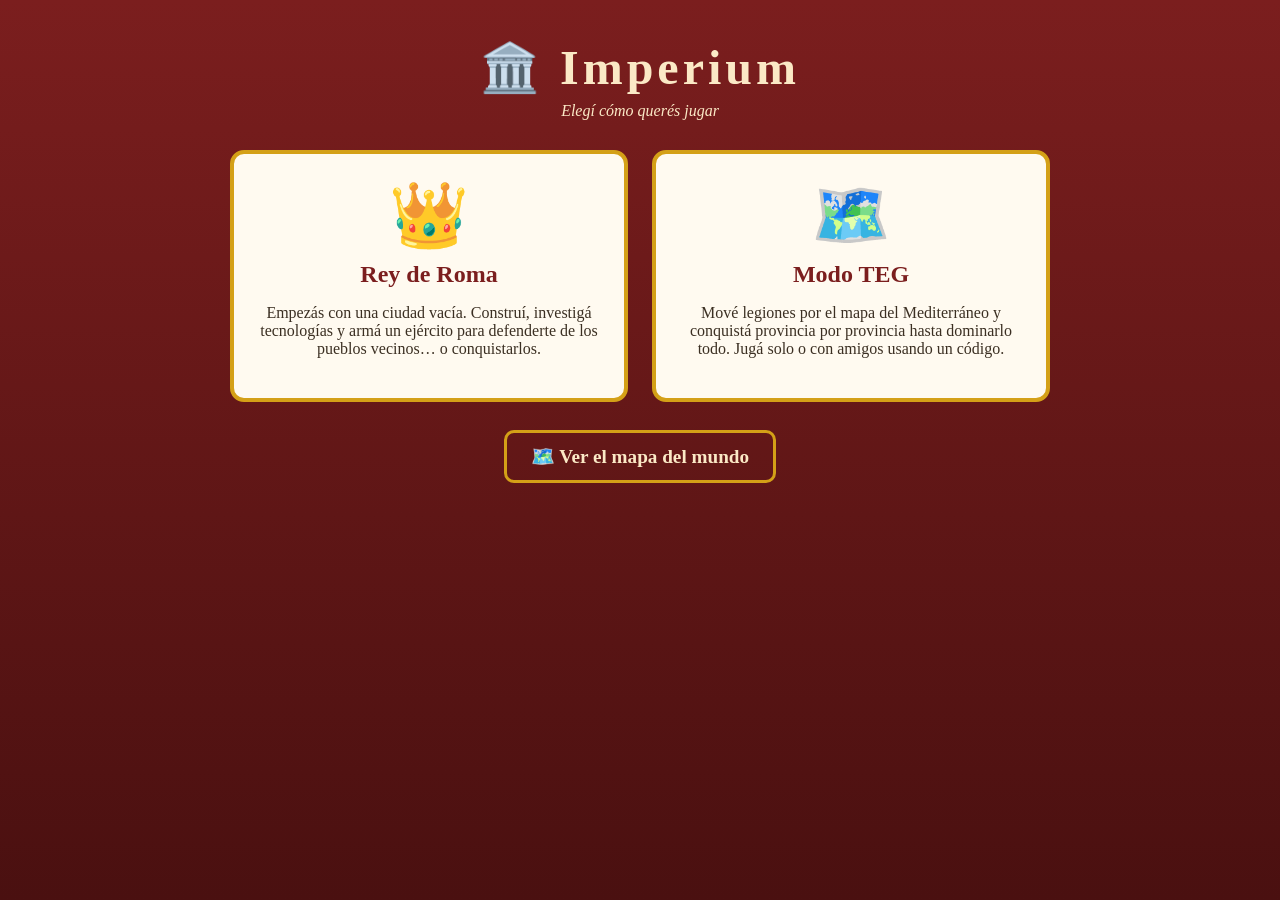
<file: index.html>
<!DOCTYPE html>
<html lang="es">
<head>
  <meta charset="UTF-8">
  <meta name="viewport" content="width=device-width, initial-scale=1">
  <title>Imperium</title>
  <!-- Se cargan con la hora en la dirección para que el navegador nunca use copias viejas de los archivos -->
  <script>
    for (const f of ["css/estilo.css"]) document.write(`<link rel="stylesheet" href="${f}?v=${Date.now()}">`);
  </script>
</head>
<body class="menu">
  <h1 class="menu-titulo">🏛️ Imperium</h1>
  <p class="menu-sub">Elegí cómo querés jugar</p>
  <div class="modos">
    <a class="modo" href="ciudad.html">
      <span class="modo-icono">👑</span>
      <h2>Rey de Roma</h2>
      <p>Empezás con una ciudad vacía. Construí, investigá tecnologías y armá un ejército para defenderte de los pueblos vecinos… o conquistarlos.</p>
    </a>
    <a class="modo" href="teg.html">
      <span class="modo-icono">🗺️</span>
      <h2>Modo TEG</h2>
      <p>Mové legiones por el mapa del Mediterráneo y conquistá provincia por provincia hasta dominarlo todo. Jugá solo o con amigos usando un código.</p>
    </a>
  </div>
  <a class="ver-mapa" href="ciudad.html?ver=mapa">🗺️ Ver el mapa del mundo</a>
</body>
</html>
</file>
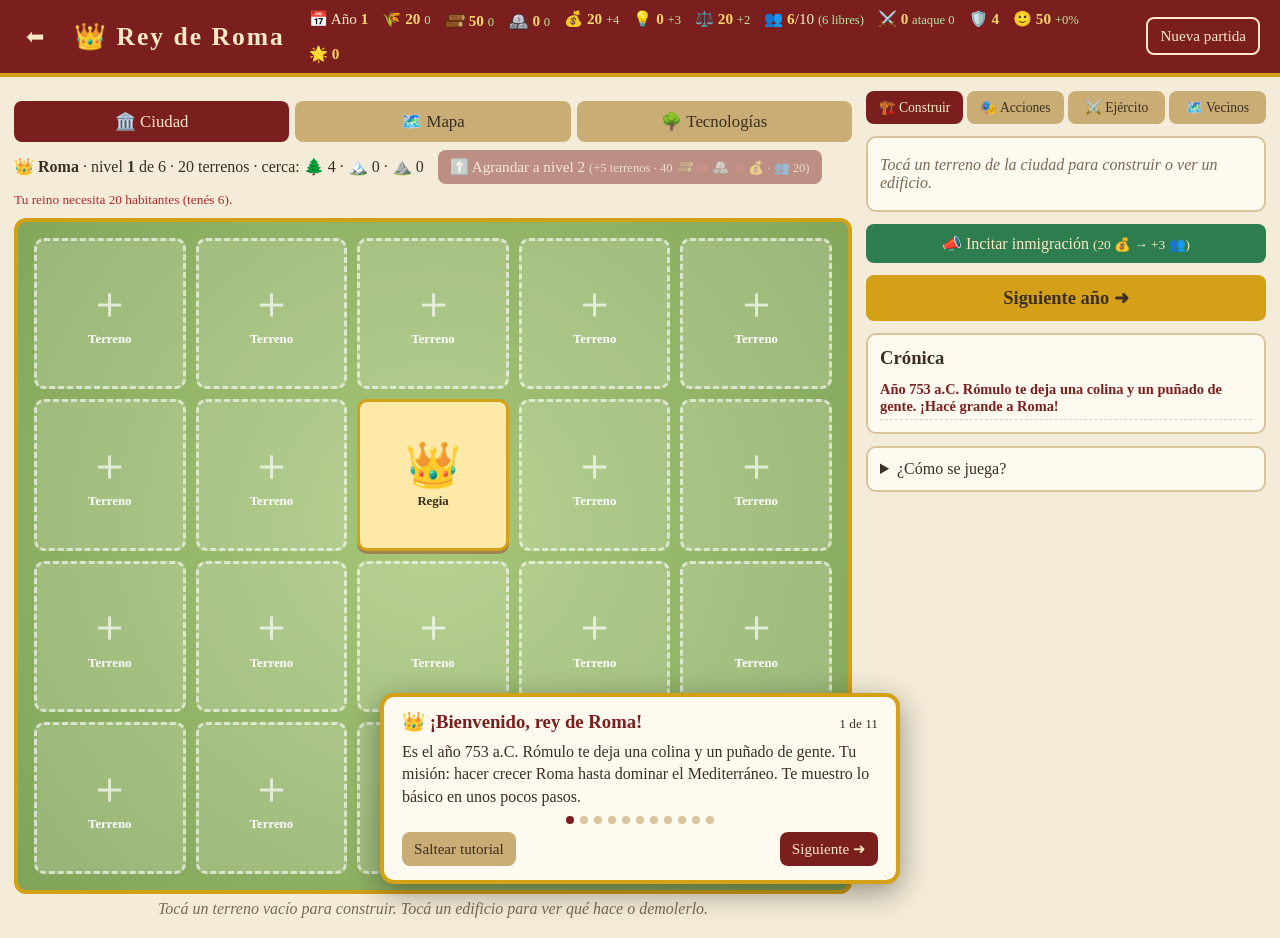
<file: ciudad.html>
<!DOCTYPE html>
<html lang="es">
<head>
  <meta charset="UTF-8">
  <meta name="viewport" content="width=device-width, initial-scale=1">
  <title>Imperium – Rey de Roma</title>
  <!-- Se cargan con la hora en la dirección para que el navegador nunca use copias viejas de los archivos -->
  <script>
    for (const f of ["css/estilo.css", "css/ciudad.css"]) document.write(`<link rel="stylesheet" href="${f}?v=${Date.now()}">`);
  </script>
</head>
<body>
  <header>
    <a href="index.html" class="volver" title="Volver al menú">⬅</a>
    <h1 id="titulo">👑 Rey de Roma</h1>
    <div class="stats" id="recursos"></div>
    <button id="btn-partidas" class="secundario oculto" title="Partidas guardadas">📚 Partidas</button>
    <button id="btn-nueva" class="secundario">Nueva partida</button>
  </header>

  <main>
    <section>
      <div id="alertas"></div>
      <nav class="vistas">
        <button data-vista="ciudad">🏛️ Ciudad</button>
        <button data-vista="mapa">🗺️ Mapa</button>
        <button data-vista="arbol">🌳 Tecnologías</button>
      </nav>
      <div id="vista-ciudad">
        <nav id="ciudades" class="periodos"></nav>
        <div id="nivel-ciudad"></div>
        <div id="ciudad"></div>
        <p class="ayuda centrado">Tocá un terreno vacío para construir. Tocá un edificio para ver qué hace o demolerlo.</p>
      </div>
      <div id="vista-mapa" class="oculto">
        <div id="mapa-marco">
          <canvas id="mapa"></canvas>
          <div class="mapa-zoom">
            <button data-zoom="1" title="Acercar">＋</button>
            <button data-zoom="-1" title="Alejar">－</button>
            <button data-zoom="0" title="Volver a Roma">👑</button>
            <button data-zoom="2" title="Ver todo el mapa">🌍</button>
          </div>
        </div>
        <p class="ayuda centrado">Acercá o alejá con la rueda del mouse (o pellizcando con dos dedos) y arrastrá para moverte.</p>
        <div id="mapa-info" class="caja"></div>
      </div>
      <div id="vista-arbol" class="oculto">
        <div id="arbol"></div>
        <div id="arbol-info" class="caja"></div>
      </div>
    </section>

    <aside id="panel">
      <nav class="pestanias">
        <button data-pestania="construir">🏗️ Construir</button>
        <button data-pestania="acciones">🎭 Acciones</button>
        <button data-pestania="ejercito">⚔️ Ejército</button>
        <button data-pestania="vecinos">🗺️ Vecinos</button>
      </nav>
      <div id="contenido" class="caja"></div>

      <button id="btn-inmigracion" title="Pagás oro y llega gente nueva a vivir a Roma (una vez por año, si hay lugar en las casas)">📣 Incitar inmigración</button>
      <button id="btn-turno" class="grande">Siguiente año ➜</button>

      <div class="caja">
        <h3>Crónica</h3>
        <ul id="log"></ul>
      </div>

      <details class="caja">
        <summary>¿Cómo se juega?</summary>
        <button data-accion="tutorial" class="claro">🎓 Ver el tutorial</button>
        <ul class="reglas">
          <li>Sos el <b>rey de Roma</b>. Empezás solo con tu palacio (👑) y un puñado de habitantes.</li>
          <li><b>Construí</b> en los terrenos vacíos: granjas para comer, aserraderos para madera, casas para que llegue más gente.</li>
          <li>Casi todos los edificios necesitan <b>habitantes libres</b> que trabajen ahí. Sin gente, no producen.</li>
          <li>Para <b>cambiar de lugar un edificio</b>, arrastralo con el mouse a otro terreno, o tocalo, apretá <b>↔️ Mover</b> y tocá el terreno nuevo. Es gratis.</li>
          <li>Con <b>📣 Incitar inmigración</b> pagás oro y llega gente nueva (una vez por año, si hay lugar en las casas).</li>
          <li>Roma pasa por <b>tres períodos</b>: 👑 Monarquía, 🏛️ República y 🦅 Imperio. En el árbol 🌳 solo ves las tecnologías de tu período. La última de cada uno (🗳️ <b>Democracia</b> en la Monarquía, 🌿 <b>Principado</b> en la República) te deja proclamar el siguiente. Para el Imperio, además, tenés que investigar <b>todas</b> las tecnologías de la República y haber conquistado 2 pueblos.</li>
          <li>Con el <b>conocimiento 💡</b> investigás tecnologías que desbloquean edificios y tropas mejores. En <b>🌳 Tecnologías</b> ves el árbol completo: elegí una tecnología lejana como <b>🎯 meta</b> y se van investigando solas las del camino a medida que juntás conocimiento.</li>
          <li>Con un <b>Cuartel</b> entrenás soldados. Cada soldado es un habitante menos y come 1 de comida por año.</li>
          <li>En el <b>🗺️ Mapa</b> al principio solo ves tu territorio y lo que está pegado. Tocá una zona oscura de borde dorado y apretá <b>🧭 Explorar</b>: un habitante libre sale de viaje y, cuando vuelve, descubre esa zona. Solo podés pelear con los pueblos que ya descubriste.</li>
          <li>El mapa va de Hispania hasta China: cada pueblo tiene su territorio con su color, y el de Roma es rojo. Para quitarle tierras a un pueblo, <b>declarale la guerra</b> (en el mapa o en la pestaña Vecinos) y tocá una zona suya pegada a la tuya: <b>⚔️ Atacar esta zona</b>. Elegís cuántos soldados mandás: los que pelean descansan hasta el año siguiente, y con los que quedan podés atacar otra zona. Si ganás, la zona pasa a ser tuya. Quedarte con una zona cuesta <b>⚖️ poder político</b> (10 cada zona; la capital, más cuanto más territorio tenga el pueblo), así que elegí bien cuáles conquistar. El poder político lo dan la Regia, las plazas, los templos y el Foro. Si tomás su <b>capital</b>, el pueblo se rinde entero y te paga tributo. Las islas y las costas lejanas solo se alcanzan <b>por mar</b>: necesitás ⛵ Navegación, un ⚓ Puerto y 🚢 trirremes (se hacen en la pestaña Ejército). Cada barco lleva 5 soldados; si perdés la batalla, se hunde la mitad.</li>
          <li>La <b>tierra de nadie</b> (gris) no es de ningún pueblo. Cuando investigues <b>🚩 Colonización</b>, tocá una zona pegada a la tuya y apretá <b>🚩 Ocupar zona</b>. No hay que pelear: cuesta 5 ⚖️ poder político y 15 🌾 comida. Si queda del otro lado del mar, además usa un 🚢 barco ese año.</li>
          <li>En el <b>🗺️ Mapa</b> también podés <b>fundar ciudades nuevas</b>: tocá una casilla de tu territorio (que no sea montaña, y no pegada a otra ciudad) y apretá <b>🏘️ Fundar</b>. Cada ciudad trae más terrenos para construir; los recursos y los habitantes se comparten entre todas. Pasás de una a otra con los botones de arriba de la ciudad. Cada ciudad puede tener <b>todo lo que tiene Roma</b>, también su propio Cuartel, Muralla o Anfiteatro (uno por ciudad). La muralla de cada ciudad la defiende a ella.</li>
          <li><b>⬆️ Agrandar</b>: arriba de cada ciudad está su nivel. Subirla de nivel cuesta recursos, pide que tu reino tenga cierta cantidad de habitantes y le suma una fila de terrenos nuevos. Roma empieza más grande (20 terrenos) y llega hasta nivel 6; las ciudades fundadas empiezan con 10 y llegan hasta nivel 4.</li>
          <li>Algunos <b>pueblos vecinos</b> (umbros, etruscos, samnitas y celtas) te declaran la guerra solos y cada tanto marchan sobre Roma, sobre tus otras ciudades o sobre una zona tuya pegada a su territorio para recuperarla: te avisan 2 años antes. Los demás viven en paz hasta que vos les declares la guerra; desde ahí, también te atacan.</li>
          <li>Si te ganan, <b>saquean</b> la ciudad (en Roma te roban la mitad de todo) o te quitan la zona, y el pueblo pierde confianza en vos. <b>Cuidado:</b> si llegan a Roma con el doble de fuerza que tu defensa, la toman y perdés la partida.</li>
          <li>El <b>😊 apoyo popular</b> (de 0 a 100) cambia cuánto rinde todo: con mucho apoyo los edificios y los impuestos dan más; con poco, dan menos. Lo suben la <b>muralla</b>, los templos y los grandes edificios, rechazar ataques y conquistar pueblos. Lo bajan los saqueos, las derrotas y el hambre. Con el tiempo el apoyo vuelve de a poco a su nivel normal. <b>Cuidado:</b> si el apoyo baja a 10, el pueblo se rebela y perdés la partida.
          <li>En <b>🎭 Acciones</b> podés ganarte al pueblo (repartir pan, fiestas, juegos) pagando recursos, o exprimirlo (impuestos especiales, requisar cosechas, trabajos forzados) a cambio de apoyo. Cada acción tarda unos años en poder repetirse.</li>
          <li>Podés <b>atacarlos</b>. Si los conquistás, te pagan tributo para siempre.</li>
          <li>La <b>🌟 fama</b> (de 0 a 100) dice qué tan conocida es Roma. La suben las conquistas, rechazar ataques, las grandes obras y los nuevos períodos; la bajan los saqueos y las derrotas. Cuanta más fama, más habitantes y más oro llegan por año. Desde 50 de fama, los pueblos en paz que conocés (y que tengan un ejército más chico que tu fama) pueden <b>unirse a Roma sin pelear</b>.</li>
          <li>El <b>🏟️ Coliseo</b> es una gran obra: se desbloquea con 🎭 Pan y circo, solo se construye en Roma y hay uno solo. Da mucho apoyo y mucha fama.</li>
          <li>Truco: si atacás a un pueblo mientras su ejército marcha hacia Roma, su ciudad está casi vacía.</li>
          <li><b>Ganás</b> si conquistás a todos los pueblos del Mediterráneo. Los que quedan lejos (Britania, Germania, Dacia, Kush, Damot, la India y China) no hacen falta.</li>
        </ul>
      </details>
    </aside>
  </main>

  <div id="tutorial" class="oculto"></div>

  <div id="modal" class="oculto">
    <div class="cartel-caja" id="modal-caja"></div>
  </div>

  <script>
    for (const f of ["data/mapa-mundo.js", "data/ciudad.js", "data/tutorial-ciudad.js", "js/ciudad-reglas.js", "js/tutorial.js", "js/ciudad.js"]) document.write(`<script src="${f}?v=${Date.now()}"><\/script>`);
  </script>
</body>
</html>
</file>
